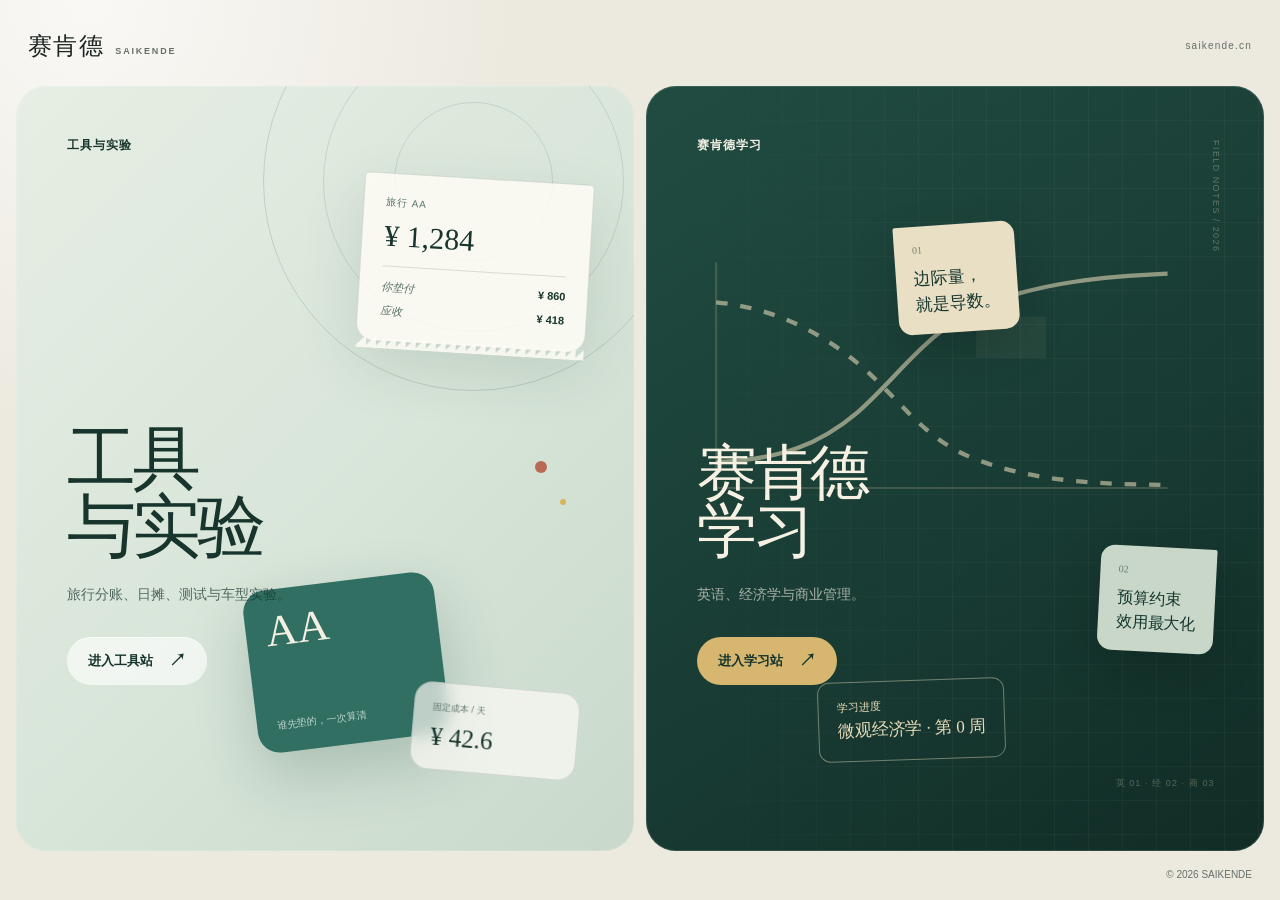
<file: index.html>
<!doctype html>
<html lang="zh-CN">
<head>
  <meta charset="utf-8" />
  <meta name="viewport" content="width=device-width, initial-scale=1, viewport-fit=cover" />
  <title>赛肯德｜工具与学习</title>
  <meta name="description" content="赛肯德工具站与学习站入口。" />
  <meta name="theme-color" content="#ece9df" />
  <link rel="canonical" href="https://saikende.cn/" />
  <meta property="og:title" content="赛肯德｜工具与学习" />
  <meta property="og:description" content="赛肯德工具站与学习站入口。" />
  <meta property="og:url" content="https://saikende.cn/" />
  <link rel="icon" href="data:image/svg+xml,%3Csvg xmlns='http://www.w3.org/2000/svg' viewBox='0 0 64 64'%3E%3Crect width='64' height='64' rx='17' fill='%232c665b'/%3E%3Cpath d='M42 23c-2-5.6-6.3-8-11.7-8-6.2 0-10.8 3.2-10.8 8 0 3.8 3 5.7 8.2 7' fill='none' stroke='%23fff' stroke-width='6.5' stroke-linecap='round'/%3E%3Cpath d='M34 32c5.8 1.5 8 3.7 8 7.2 0 5-5.1 8.1-11.5 8.1-5.8 0-10.1-2.2-11.5-7.2' fill='none' stroke='%23fff' stroke-width='6.5' stroke-linecap='round'/%3E%3C/svg%3E" />
  <link rel="stylesheet" href="./styles.css" />
</head>
<body>
  <div class="shell">
    <header class="topbar">
      <a class="wordmark" href="/" aria-label="赛肯德首页">
        <span class="wordmark-cn">赛肯德</span>
        <span class="wordmark-en">SAIKENDE</span>
      </a>
      <span class="domain-note">saikende.cn</span>
    </header>

    <main class="gateways">
      <a class="wing wing--tools" href="https://tools.saikende.cn/">
        <div class="wing-copy">
          <p class="wing-label">工具与实验</p>
          <h1>工具<br />与实验</h1>
          <p class="wing-desc">旅行分账、日摊、测试与车型实验。</p>
          <span class="wing-action">进入工具站 <span aria-hidden="true">↗</span></span>
        </div>

        <div class="tool-art" aria-hidden="true">
          <div class="art-ring"></div>
          <div class="receipt">
            <span class="receipt-label">旅行 AA</span>
            <strong>¥ 1,284</strong>
            <span class="receipt-rule"></span>
            <span class="receipt-row"><i>你垫付</i><b>¥ 860</b></span>
            <span class="receipt-row"><i>应收</i><b>¥ 418</b></span>
          </div>
          <div class="aa-card"><span>AA</span><small>谁先垫的，一次算清</small></div>
          <div class="cost-card"><small>固定成本 / 天</small><b>¥ 42.6</b></div>
          <div class="test-dot test-dot--one"></div>
          <div class="test-dot test-dot--two"></div>
        </div>
      </a>

      <a class="wing wing--learn" href="https://learn.saikende.cn/">
        <div class="wing-copy">
          <p class="wing-label">赛肯德学习</p>
          <h1>赛肯德<br />学习</h1>
          <p class="wing-desc">英语、经济学与商业管理。</p>
          <span class="wing-action">进入学习站 <span aria-hidden="true">↗</span></span>
        </div>

        <div class="study-art" aria-hidden="true">
          <div class="study-tab">FIELD NOTES / 2026</div>
          <svg class="curve" viewBox="0 0 420 250" fill="none">
            <path d="M54 196H370M54 196V38" stroke="currentColor" stroke-width="1.4" opacity=".32" />
            <path d="M54 178C100 176 127 165 153 143C183 117 202 84 245 67C282 52 326 48 370 46" stroke="currentColor" stroke-width="3" />
            <path d="M54 66C94 70 127 86 157 112C184 136 201 163 236 176C281 193 328 193 370 194" stroke="currentColor" stroke-width="3" stroke-dasharray="8 9" />
            <circle cx="236" cy="76" r="7" fill="currentColor" />
            <path d="M236 76H285V105H236Z" fill="currentColor" opacity=".1" />
          </svg>
          <div class="note note--one"><span>01</span>边际量，<br />就是导数。</div>
          <div class="note note--two"><span>02</span>预算约束<br />效用最大化</div>
          <div class="note note--three">学习进度<br /><b>微观经济学 · 第 0 周</b></div>
          <div class="study-index">英 01 · 经 02 · 商 03</div>
        </div>
      </a>
    </main>

    <footer class="footer">
      <p>© 2026 SAIKENDE</p>
    </footer>
  </div>
</body>
</html>
</file>
<file: styles.css>
:root {
  color-scheme: light;
  --paper: #ece9df;
  --paper-deep: #ded9cc;
  --ink: #1b241f;
  --muted: #667069;
  --sage: #dce7dd;
  --sage-deep: #b8cfc0;
  --forest: #183b33;
  --forest-2: #214c41;
  --mint: #2c665b;
  --gold: #d7b76f;
  --line: rgba(27, 36, 31, .14);
  --focus: #cc8c2e;
  --serif: "Songti SC", "STSong", "Noto Serif CJK SC", "Times New Roman", serif;
  --sans: "Hiragino Sans GB", "Microsoft YaHei", "Noto Sans CJK SC", sans-serif;
}

* { box-sizing: border-box; }
html { min-width: 320px; background: var(--paper); }
body {
  margin: 0;
  color: var(--ink);
  background:
    radial-gradient(circle at 7% 0%, rgba(255, 255, 255, .7), transparent 27rem),
    var(--paper);
  font-family: var(--sans);
  -webkit-font-smoothing: antialiased;
  text-rendering: optimizeLegibility;
}
a { color: inherit; }
:focus-visible { outline: 3px solid var(--focus); outline-offset: 4px; }

.shell {
  width: min(100%, 1540px);
  min-height: 100svh;
  margin: 0 auto;
  padding: 16px;
  display: flex;
  flex-direction: column;
}

.topbar {
  min-height: 70px;
  display: flex;
  align-items: center;
  justify-content: space-between;
  gap: 24px;
  padding: 4px 12px 15px;
}
.wordmark {
  display: inline-flex;
  align-items: baseline;
  gap: 11px;
  width: fit-content;
  text-decoration: none;
}
.wordmark-cn { font-family: var(--serif); font-size: 24px; letter-spacing: .06em; }
.wordmark-en { color: var(--muted); font-size: 9px; font-weight: 700; letter-spacing: .2em; }
.domain-note { color: var(--muted); font-size: 10px; letter-spacing: .12em; }

.gateways {
  flex: 1;
  display: grid;
  grid-template-columns: repeat(2, minmax(0, 1fr));
  gap: 12px;
}
.wing {
  position: relative;
  isolation: isolate;
  min-height: 650px;
  overflow: hidden;
  border-radius: 30px;
  text-decoration: none;
}
.wing::after {
  position: absolute;
  inset: 0;
  z-index: -1;
  border-radius: inherit;
  box-shadow: inset 0 0 0 1px rgba(255,255,255,.12);
  content: "";
  pointer-events: none;
}
.wing--tools { color: #17352d; background: linear-gradient(135deg, #e7eee4 0%, #d8e5d9 54%, #c8d9cb 100%); }
.wing--learn { color: #f4f0e5; background: linear-gradient(145deg, var(--forest-2), var(--forest) 58%, #102c25); }
.wing-copy {
  position: relative;
  z-index: 4;
  width: min(88%, 570px);
  min-height: 650px;
  padding: clamp(30px, 4vw, 58px);
  display: flex;
  flex-direction: column;
  align-items: flex-start;
}
.wing-label {
  margin: 0 0 auto;
  display: flex;
  align-items: center;
  gap: 11px;
  font-size: 12px;
  font-weight: 700;
  letter-spacing: .08em;
}
.wing-label i {
  padding: 4px 9px;
  border: 1px solid currentColor;
  border-radius: 999px;
  font-style: normal;
  font-size: 10px;
  font-weight: 500;
  letter-spacing: .03em;
  opacity: .7;
}
.wing h1 {
  margin: auto 0 22px;
  font-family: var(--serif);
  font-size: clamp(50px, 5.4vw, 88px);
  font-weight: 500;
  line-height: .98;
  letter-spacing: -.06em;
}
.wing--learn h1 { color: #f7f1e3; font-size: clamp(46px, 4.65vw, 76px); }
.wing-desc {
  max-width: 31em;
  margin: 0 0 30px;
  color: rgba(23, 53, 45, .7);
  font-size: 14px;
  line-height: 1.75;
}
.wing--learn .wing-desc { color: rgba(244, 240, 229, .65); }
.wing-action {
  display: inline-flex;
  align-items: center;
  gap: 16px;
  min-height: 48px;
  padding: 0 21px;
  border-radius: 999px;
  background: rgba(255, 255, 255, .62);
  font-size: 13px;
  font-weight: 650;
  box-shadow: 0 1px 0 rgba(255,255,255,.6) inset;
  transition: transform .22s ease, background .22s ease;
}
.wing--learn .wing-action { color: #17352d; background: var(--gold); box-shadow: none; }
.wing-action span { font-size: 17px; transition: transform .22s ease; }
.wing:hover .wing-action { transform: translateY(-2px); background: #fff; }
.wing--learn:hover .wing-action { background: #e5c781; }
.wing:hover .wing-action span { transform: translate(2px, -2px); }

.tool-art,
.study-art { position: absolute; inset: 0; pointer-events: none; }
.tool-art { z-index: 1; }
.art-ring {
  position: absolute;
  top: -15%;
  right: -8%;
  width: 68%;
  aspect-ratio: 1;
  border: 1px solid rgba(23, 53, 45, .15);
  border-radius: 50%;
}
.art-ring::before,
.art-ring::after {
  position: absolute;
  border: 1px solid rgba(23, 53, 45, .12);
  border-radius: inherit;
  content: "";
}
.art-ring::before { inset: 14%; }
.art-ring::after { inset: 31%; }
.receipt {
  position: absolute;
  top: 12%;
  right: 7%;
  width: clamp(178px, 18vw, 244px);
  padding: 22px;
  display: flex;
  flex-direction: column;
  gap: 9px;
  border: 1px solid rgba(23,53,45,.15);
  border-radius: 5px 5px 18px 18px;
  background: rgba(255, 253, 246, .83);
  box-shadow: 0 22px 60px rgba(43, 75, 60, .14);
  transform: rotate(3.5deg);
}
.receipt::after {
  position: absolute;
  right: 0;
  bottom: -8px;
  left: 0;
  height: 10px;
  background: linear-gradient(135deg, transparent 5px, rgba(255,253,246,.83) 0) 0 0/10px 10px;
  content: "";
}
.receipt-label { color: #527166; font-size: 10px; letter-spacing: .08em; }
.receipt strong { font-family: var(--serif); font-size: 30px; font-weight: 500; }
.receipt-rule { height: 1px; margin: 4px 0; background: rgba(23,53,45,.15); }
.receipt-row { display: flex; justify-content: space-between; gap: 16px; color: #577267; font-size: 11px; }
.receipt-row b { color: #17352d; font-weight: 650; }
.aa-card {
  position: absolute;
  right: 31%;
  bottom: 14%;
  width: clamp(150px, 15vw, 206px);
  aspect-ratio: 1.18;
  padding: 20px;
  display: flex;
  flex-direction: column;
  justify-content: space-between;
  border-radius: 22px;
  color: #f4eee3;
  background: #316f63;
  box-shadow: 0 24px 60px rgba(26, 68, 58, .22);
  transform: rotate(-7deg);
}
.aa-card span { font-family: var(--serif); font-size: 44px; line-height: 1; }
.aa-card small { max-width: 12em; color: rgba(255,255,255,.7); font-size: 10px; line-height: 1.5; }
.cost-card {
  position: absolute;
  right: 9%;
  bottom: 10%;
  width: clamp(138px, 13vw, 185px);
  padding: 18px;
  border: 1px solid rgba(23,53,45,.14);
  border-radius: 18px;
  background: rgba(255, 253, 246, .68);
  backdrop-filter: blur(8px);
  transform: rotate(5deg);
}
.cost-card small { display: block; margin-bottom: 9px; color: #60786d; font-size: 9px; }
.cost-card b { font-family: var(--serif); font-size: 25px; font-weight: 500; }
.test-dot { position: absolute; border-radius: 50%; background: #b96a57; }
.test-dot--one { top: 49%; right: 14%; width: 12px; height: 12px; }
.test-dot--two { top: 54%; right: 11%; width: 6px; height: 6px; background: #d9b45c; }

.study-art { z-index: 1; color: rgba(231, 219, 185, .7); }
.study-art::before {
  position: absolute;
  inset: 0;
  background-image: linear-gradient(rgba(255,255,255,.035) 1px, transparent 1px), linear-gradient(90deg, rgba(255,255,255,.035) 1px, transparent 1px);
  background-size: 34px 34px;
  mask-image: linear-gradient(90deg, transparent, #000 52%);
  content: "";
}
.study-tab {
  position: absolute;
  top: 7%;
  right: 7%;
  writing-mode: vertical-rl;
  font-size: 9px;
  letter-spacing: .16em;
  opacity: .5;
}
.curve {
  position: absolute;
  top: 16%;
  right: 4%;
  width: min(48vw, 600px);
  height: auto;
  opacity: .82;
}
.note {
  position: absolute;
  color: #15372f;
  background: #e9dfc5;
  box-shadow: 0 18px 45px rgba(0,0,0,.17);
}
.note span { display: block; margin-bottom: 8px; font-family: var(--serif); font-size: 10px; opacity: .55; }
.note--one {
  top: 18%;
  right: 40%;
  padding: 16px 18px;
  border-radius: 2px 14px 14px 14px;
  font-family: var(--serif);
  font-size: 17px;
  line-height: 1.55;
  transform: rotate(-4deg);
}
.note--two {
  right: 8%;
  bottom: 26%;
  padding: 16px 18px;
  border-radius: 14px 2px 14px 14px;
  font-family: var(--serif);
  font-size: 16px;
  line-height: 1.55;
  background: #c8d7c8;
  transform: rotate(3deg);
}
.note--three {
  right: 42%;
  bottom: 12%;
  padding: 15px 18px;
  border: 1px solid rgba(231,219,185,.45);
  border-radius: 12px;
  color: #e7dbb9;
  background: transparent;
  box-shadow: none;
  font-size: 11px;
  line-height: 1.7;
  transform: rotate(-2deg);
}
.note--three b { font-family: var(--serif); font-size: 17px; font-weight: 500; }
.study-index {
  position: absolute;
  right: 8%;
  bottom: 8%;
  font-size: 9px;
  letter-spacing: .12em;
  opacity: .45;
}

.footer {
  display: flex;
  justify-content: flex-end;
  gap: 24px;
  padding: 18px 12px 4px;
  color: var(--muted);
  font-size: 10px;
}
.footer p { margin: 0; }

@media (max-width: 920px) {
  .gateways { grid-template-columns: 1fr; }
  .wing { min-height: 660px; }
  .wing-copy { min-height: 660px; }
  .wing h1 { font-size: clamp(54px, 10vw, 84px); }
  .receipt { width: 220px; }
  .curve { width: min(74vw, 620px); }
}

@media (max-width: 600px) {
  .shell { padding: 10px; }
  .topbar { min-height: 62px; padding: 2px 4px 11px; }
  .wordmark-cn { font-size: 21px; }
  .gateways { gap: 9px; }
  .wing { min-height: 610px; border-radius: 24px; }
  .wing-copy { min-height: 610px; padding: 28px 24px 26px; }
  .wing h1 { font-size: clamp(42px, 13vw, 58px); }
  .wing--learn h1 { font-size: clamp(38px, 11.5vw, 52px); }
  .wing-desc { font-size: 13px; max-width: 27em; }
  .wing-action { min-height: 45px; }
  .receipt, .aa-card, .cost-card, .test-dot, .curve, .note, .study-tab, .study-index { display: none; }
  .art-ring { width: 112%; top: 4%; right: -44%; }
  .footer { display: block; padding: 14px 4px 4px; line-height: 1.6; }
  .footer p + p { margin-top: 4px; }
}

@media (prefers-reduced-motion: reduce) {
  *, *::before, *::after { scroll-behavior: auto !important; transition-duration: .01ms !important; }
}
</file>
